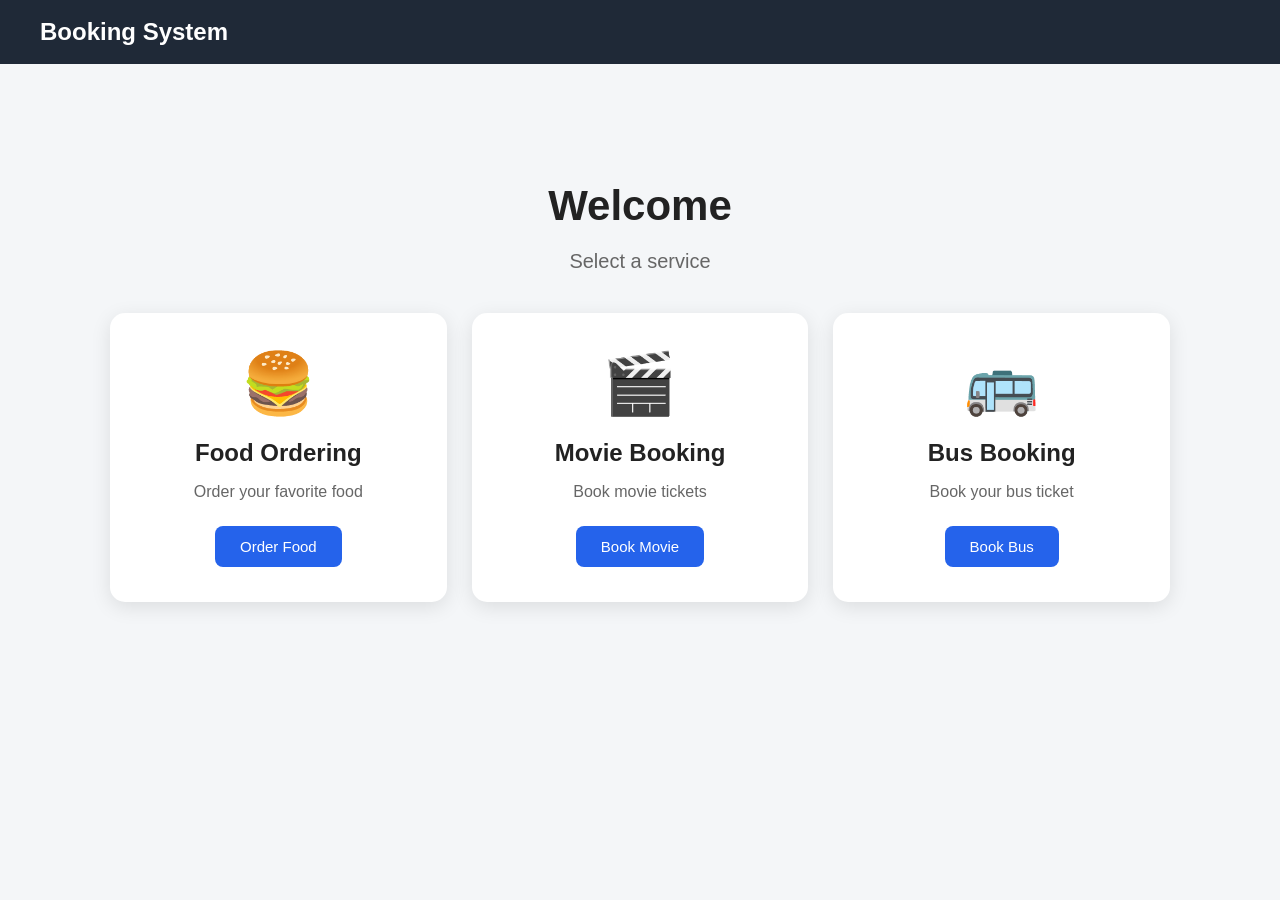
<file: booking-system/frontend/index.html>
<!DOCTYPE html>
<html lang="en">
<head>
    <meta charset="UTF-8">
    <meta name="viewport" content="width=device-width, initial-scale=1.0">

    <title>Booking System</title>

    <link rel="stylesheet" href="style.css">
</head>

<body>

    <nav>
        <h2>Booking System</h2>
    </nav>

    <div class="container">

        <h1>Welcome</h1>

        <p class="subtitle">
            Select a service
        </p>

        <div class="cards">

            <div class="card food-card"
                 onclick="window.location.href='food.html'">

                <div class="icon">🍔</div>

                <h2>Food Ordering</h2>

                <p>
                    Order your favorite food
                </p>

                <button>
                    Order Food
                </button>

            </div>


            <div class="card movie-card"
                 onclick="window.location.href='movie.html'">

                <div class="icon">🎬</div>

                <h2>Movie Booking</h2>

                <p>
                    Book movie tickets
                </p>

                <button>
                    Book Movie
                </button>

            </div>


            <div class="card bus-card"
                 onclick="window.location.href='bus.html'">

                <div class="icon">🚌</div>

                <h2>Bus Booking</h2>

                <p>
                    Book your bus ticket
                </p>

                <button>
                    Book Bus
                </button>

            </div>

        </div>

    </div>

</body>
</html>
</file>
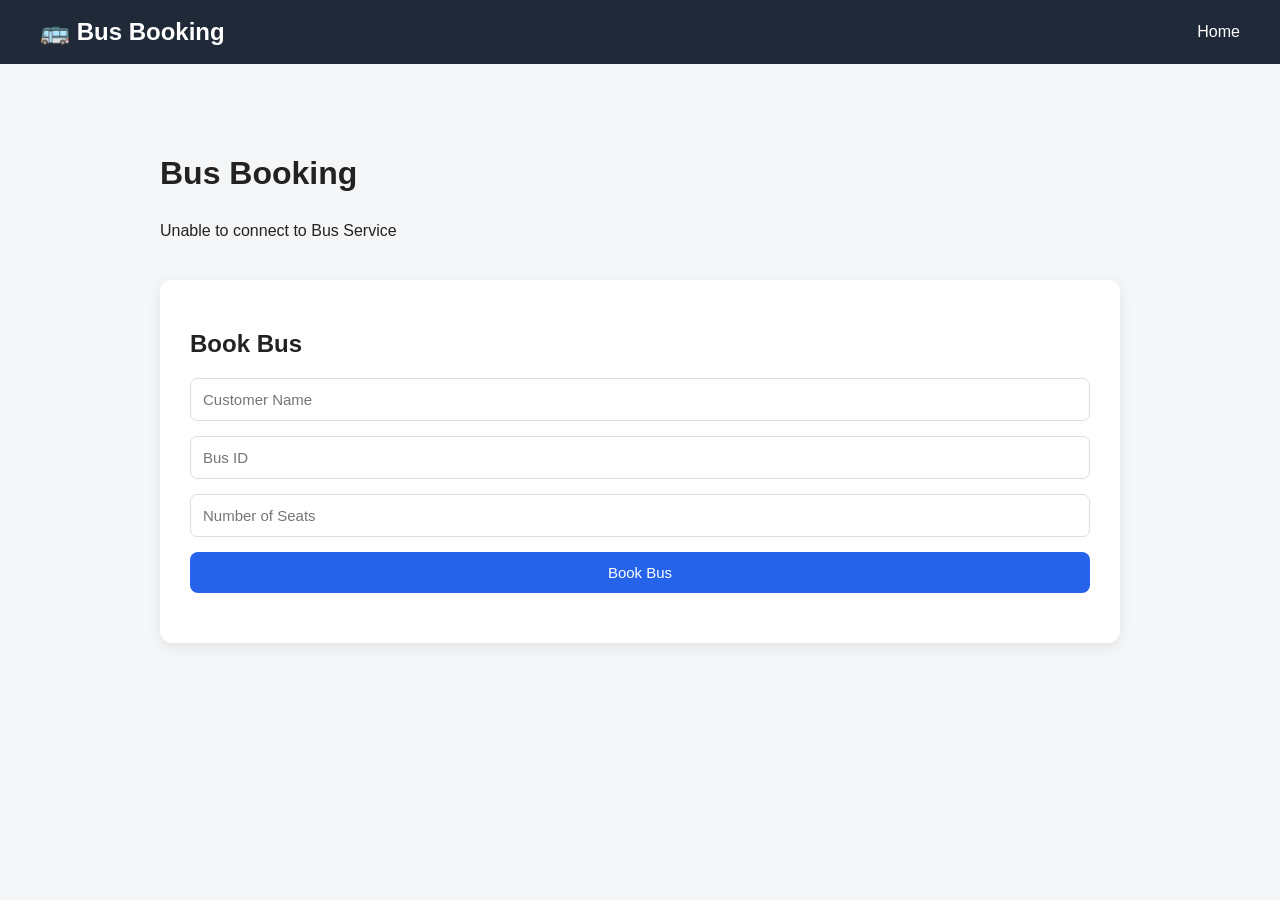
<file: booking-system/frontend/bus.html>
<!DOCTYPE html>
<html lang="en">

<head>

    <meta charset="UTF-8">

    <meta name="viewport"
          content="width=device-width, initial-scale=1.0">

    <title>Bus Booking</title>

    <link rel="stylesheet"
          href="style.css">

</head>

<body>

<nav>

    <h2>🚌 Bus Booking</h2>

    <a href="index.html">
        Home
    </a>

</nav>


<div class="page">

    <h1>Bus Booking</h1>

    <div id="buses"
         class="items">

        Loading buses...

    </div>


    <div class="booking-box">

        <h2>Book Bus</h2>

        <input
            type="text"
            id="busCustomer"
            placeholder="Customer Name"
        >

        <input
            type="number"
            id="busId"
            placeholder="Bus ID"
        >

        <input
            type="number"
            id="busSeats"
            placeholder="Number of Seats"
            min="1"
        >

        <button onclick="bookBus()">
            Book Bus
        </button>

        <p id="busResult"></p>

    </div>

</div>


<script src="script.js"></script>

<script>

    loadBuses();

</script>

</body>
</html>
</file>
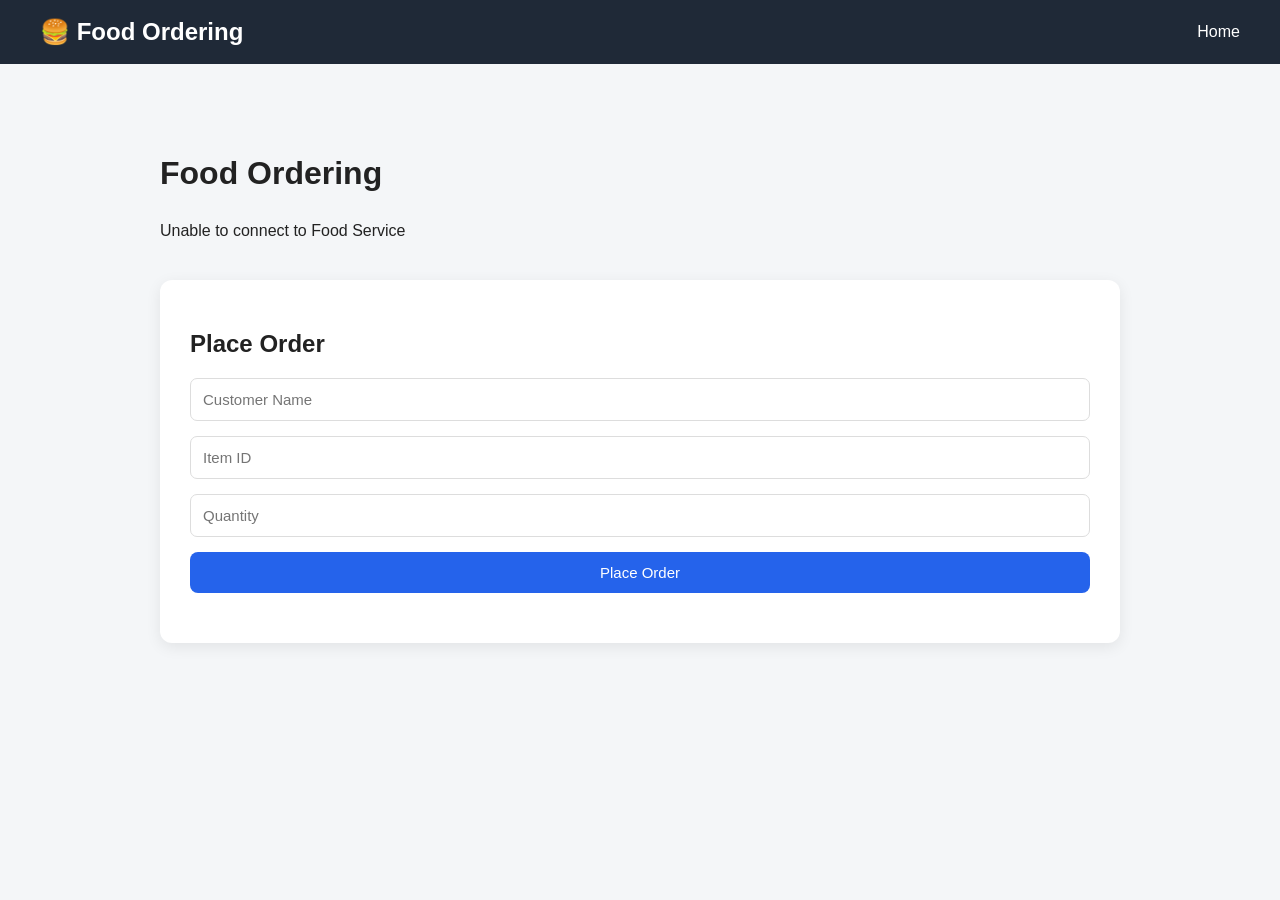
<file: booking-system/frontend/food.html>
<!DOCTYPE html>
<html lang="en">

<head>

    <meta charset="UTF-8">

    <meta name="viewport"
          content="width=device-width, initial-scale=1.0">

    <title>Food Ordering</title>

    <link rel="stylesheet"
          href="style.css">

</head>

<body>

<nav>

    <h2>🍔 Food Ordering</h2>

    <a href="index.html">
        Home
    </a>

</nav>


<div class="page">

    <h1>Food Ordering</h1>

    <div id="menu"
         class="items">

        Loading menu...

    </div>


    <div class="booking-box">

        <h2>Place Order</h2>

        <input
            type="text"
            id="foodCustomer"
            placeholder="Customer Name"
        >

        <input
            type="number"
            id="foodItem"
            placeholder="Item ID"
        >

        <input
            type="number"
            id="foodQuantity"
            placeholder="Quantity"
            min="1"
        >

        <button onclick="placeFoodOrder()">
            Place Order
        </button>

        <p id="foodResult"></p>

    </div>

</div>


<script src="script.js"></script>

<script>

    loadFoodMenu();

</script>

</body>
</html>
</file>
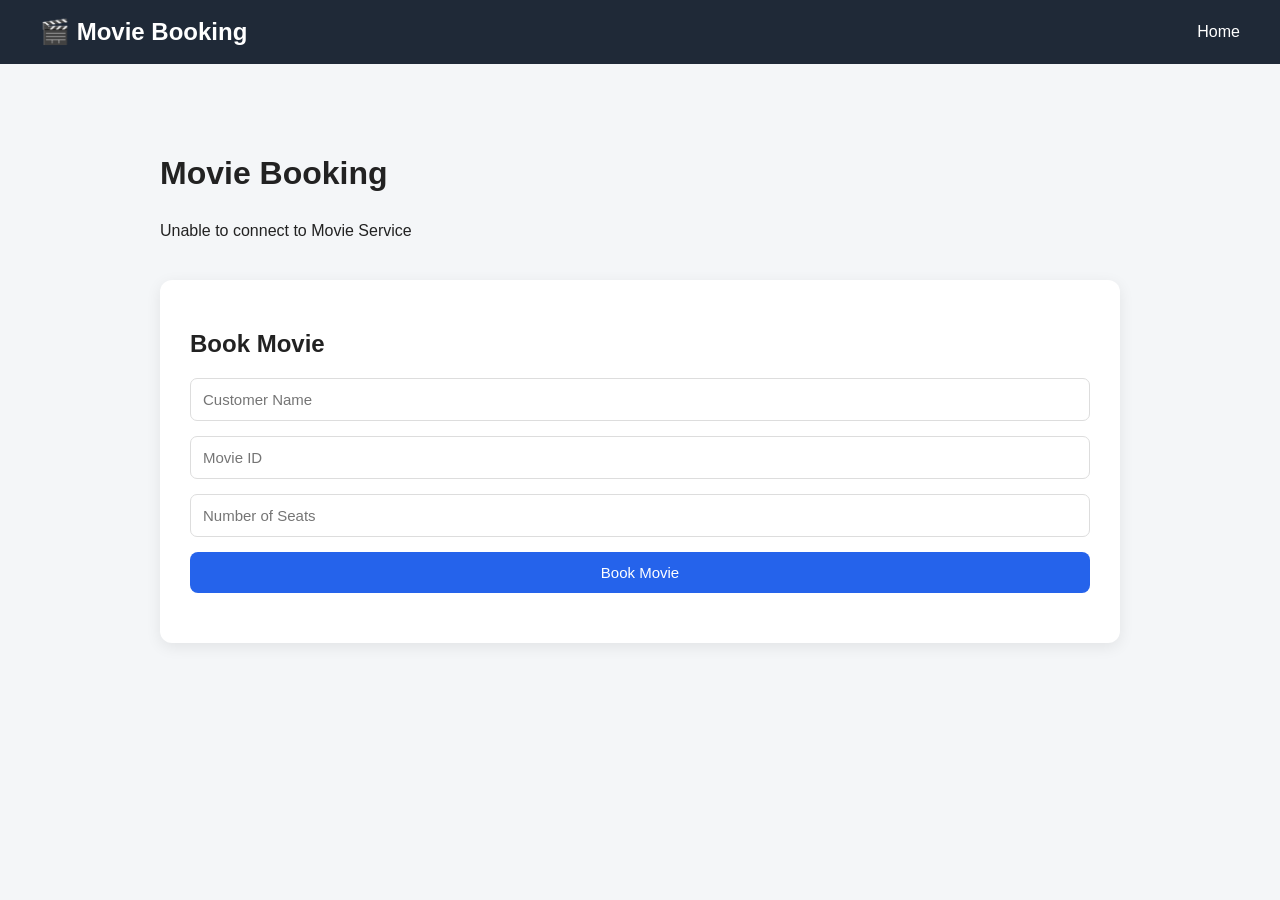
<file: booking-system/frontend/movie.html>
<!DOCTYPE html>
<html lang="en">

<head>

    <meta charset="UTF-8">

    <meta name="viewport"
          content="width=device-width, initial-scale=1.0">

    <title>Movie Booking</title>

    <link rel="stylesheet"
          href="style.css">

</head>

<body>

<nav>

    <h2>🎬 Movie Booking</h2>

    <a href="index.html">
        Home
    </a>

</nav>


<div class="page">

    <h1>Movie Booking</h1>

    <div id="movies"
         class="items">

        Loading movies...

    </div>


    <div class="booking-box">

        <h2>Book Movie</h2>

        <input
            type="text"
            id="movieCustomer"
            placeholder="Customer Name"
        >

        <input
            type="number"
            id="movieId"
            placeholder="Movie ID"
        >

        <input
            type="number"
            id="movieSeats"
            placeholder="Number of Seats"
            min="1"
        >

        <button onclick="bookMovie()">
            Book Movie
        </button>

        <p id="movieResult"></p>

    </div>

</div>


<script src="script.js"></script>

<script>

    loadMovies();

</script>

</body>
</html>
</file>
<file: booking-system/frontend/style.css>
* {
    box-sizing: border-box;
}

body {

    margin: 0;

    font-family:
        Arial,
        sans-serif;

    background: #f4f6f8;

    color: #222;
}


nav {

    background: #1f2937;

    color: white;

    padding: 18px 40px;

    display: flex;

    justify-content: space-between;

    align-items: center;
}


nav h2 {
    margin: 0;
}


nav a {

    color: white;

    text-decoration: none;

    font-size: 16px;
}


.container {

    max-width: 1100px;

    margin: 70px auto;

    text-align: center;

    padding: 20px;
}


.container h1 {

    font-size: 42px;

    margin-bottom: 10px;
}


.subtitle {

    color: #666;

    font-size: 20px;

    margin-bottom: 40px;
}


.cards {

    display: grid;

    grid-template-columns:
        repeat(3, 1fr);

    gap: 25px;
}


.card {

    background: white;

    padding: 35px 25px;

    border-radius: 15px;

    box-shadow:
        0 5px 20px
        rgba(0, 0, 0, 0.1);

    cursor: pointer;

    transition: 0.3s;
}


.card:hover {

    transform: translateY(-8px);

    box-shadow:
        0 10px 25px
        rgba(0, 0, 0, 0.15);
}


.icon {

    font-size: 60px;

    margin-bottom: 15px;
}


.card h2 {

    margin-bottom: 10px;
}


.card p {

    color: #666;

    margin-bottom: 25px;
}


button {

    border: none;

    background: #2563eb;

    color: white;

    padding: 12px 25px;

    border-radius: 8px;

    cursor: pointer;

    font-size: 15px;
}


button:hover {

    background: #1d4ed8;
}


.page {

    max-width: 1000px;

    margin: 50px auto;

    padding: 20px;
}


.page h1 {

    margin-bottom: 30px;
}


.items {

    display: grid;

    grid-template-columns:
        repeat(3, 1fr);

    gap: 20px;

    margin-bottom: 40px;
}


.item {

    background: white;

    padding: 20px;

    border-radius: 12px;

    box-shadow:
        0 4px 15px
        rgba(0, 0, 0, 0.08);
}


.booking-box {

    background: white;

    padding: 30px;

    border-radius: 12px;

    box-shadow:
        0 4px 15px
        rgba(0, 0, 0, 0.08);
}


.booking-box input {

    width: 100%;

    padding: 12px;

    margin-bottom: 15px;

    border: 1px solid #ddd;

    border-radius: 7px;

    font-size: 15px;
}


.booking-box button {

    width: 100%;
}


#foodResult,
#movieResult,
#busResult {

    margin-top: 20px;

    font-weight: bold;
}


@media (max-width: 768px) {

    .cards {

        grid-template-columns: 1fr;

    }

    .items {

        grid-template-columns: 1fr;

    }

}
</file>
